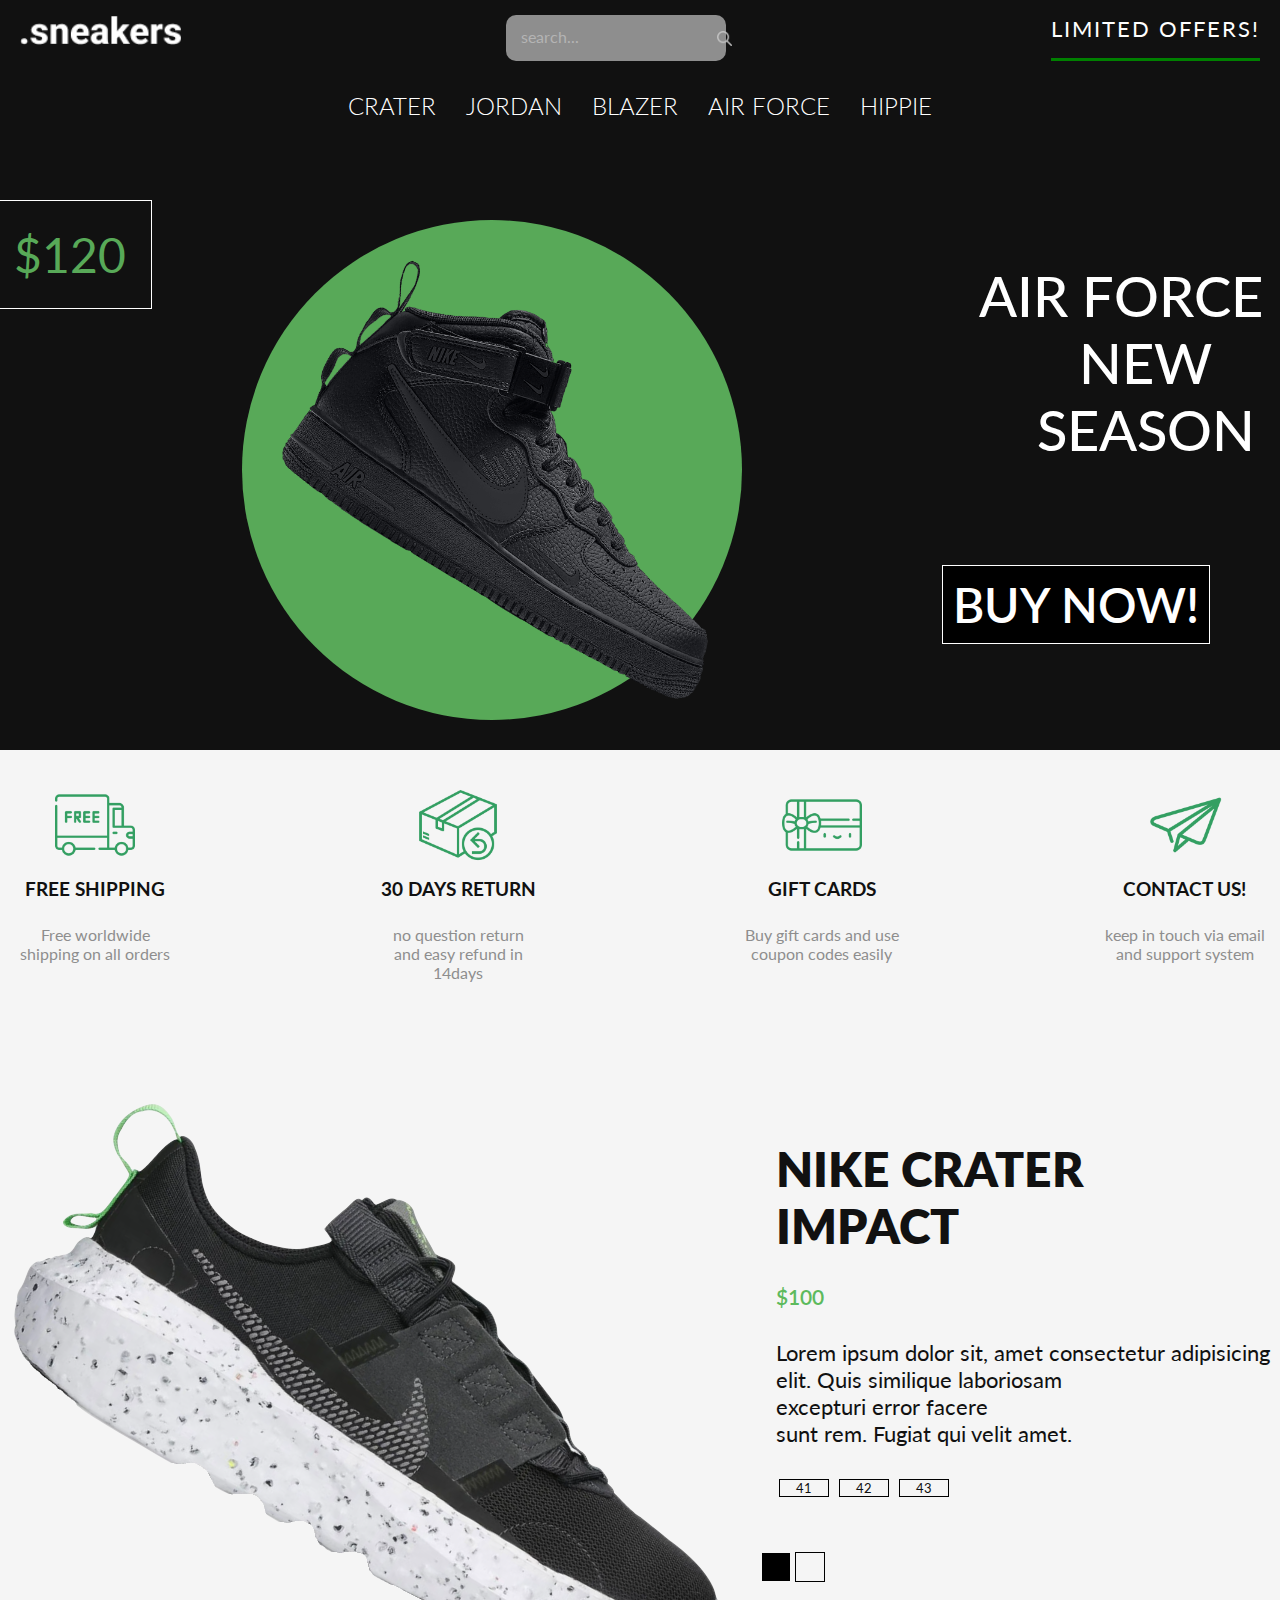
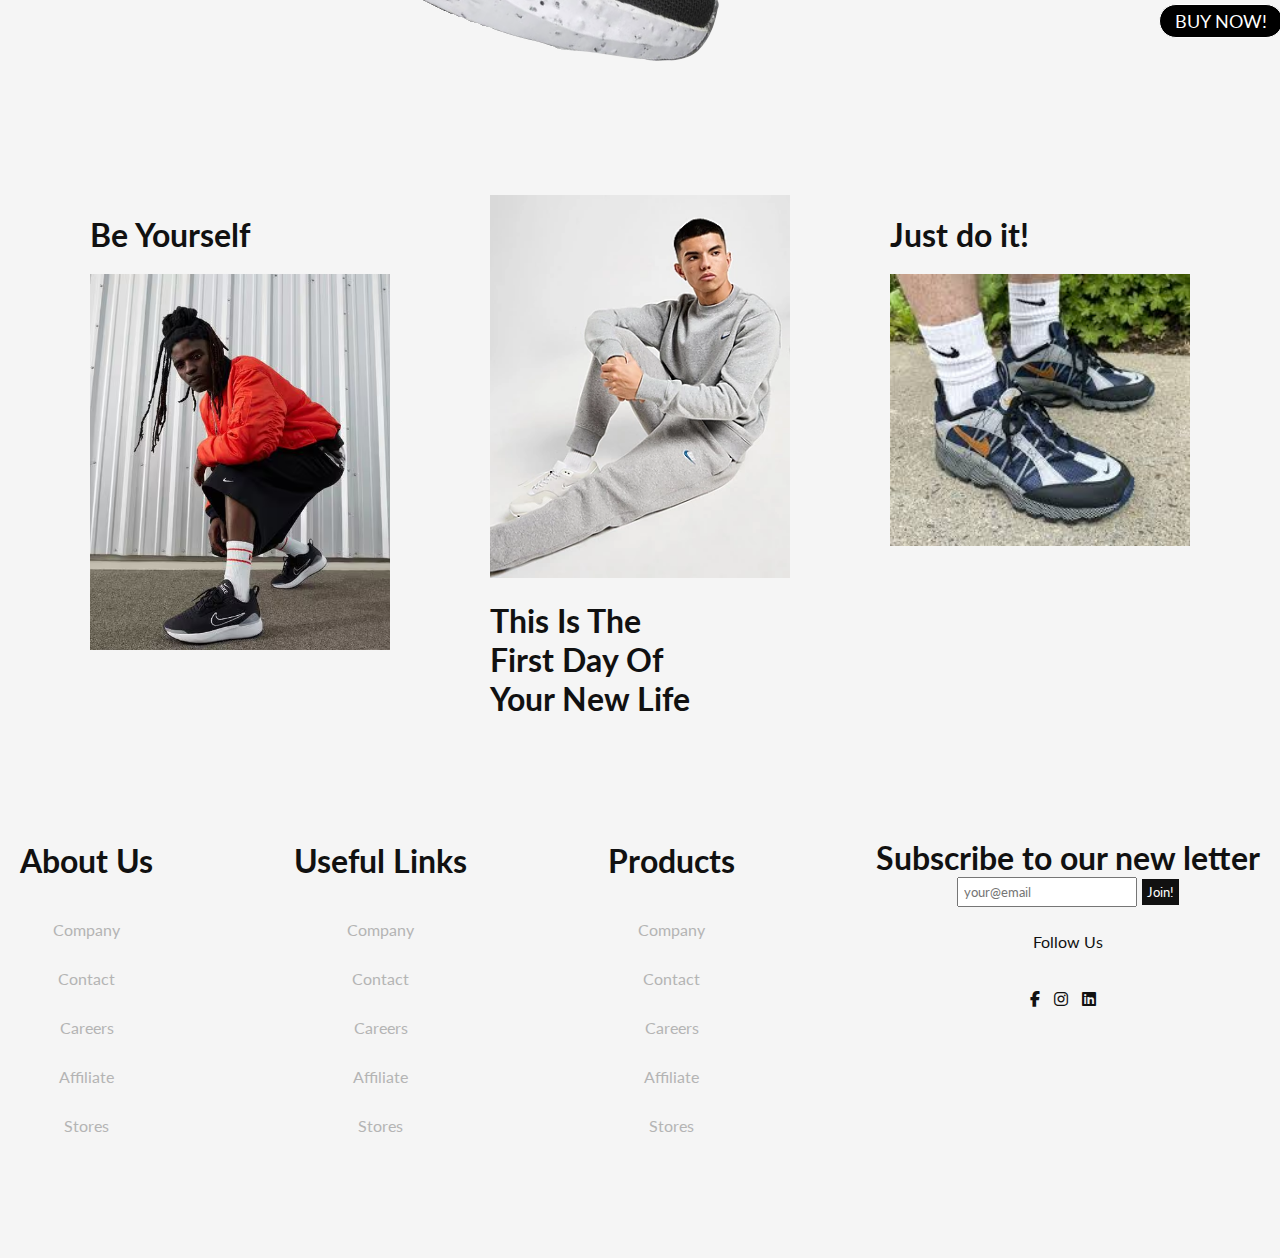
<file: index.html>
<!DOCTYPE html>
<html lang="en">
<head>
    <link rel="stylesheet" href="https://cdnjs.cloudflare.com/ajax/libs/font-awesome/6.7.1/css/all.min.css">
    <link rel="stylesheet" href="style.css">
    <meta charset="UTF-8">
    <meta name="viewport" content="width=device-width, initial-scale=1.0">
    <title>Document</title>
</head>
<body>
    
    <header>
        <div class="logo">
            <a href="#">
            <img src="img/sneakers.png" alt="">
            </a>   
        </div>
        <div class="search">
            <input name="search" placeholder="search..." type="text">
            <img src="img/search.png" alt="">
        </div>
        <div class="txt">
            limited offers!
        </div>
    </header>
    <section class="uhead">
        <a href="#shop" onclick="check('CRATER');"><div>CRATER</div></a>
        <a href="#shop" onclick="check('JORDAN');"><div>JORDAN</div></a>
        <a href="#shop" onclick="check('BLAZER');"><div>BLAZER</div></a>
        <a href="#shop" onclick="check('AIR FORCE');"><div>AIR FORCE</div></a>
        <a href="#shop" onclick="check('HIPPIE');"><div>HIPPIE</div></a>
    </section>
    <section class="airs">
        <div class="priceair">
            $120
        </div>
        <div class="air">
            <img src="img/air.png" alt="">
        </div>
        <div class="season">
            
               <pre class="up"> 
                AIR FORCE 
                       NEW
                    SEASON
                </pre>
                <button>BUY NOW!</button>
        </div>
    </section>
    <section class="container"> 
        <div class="imgs">
            <img src="img/shipping.png" >
            <h3>FREE SHIPPING</h3>
            <p>Free worldwide shipping on all orders</p>
        </div>
        <div class="imgs">
            <img src="img/return.png" >
            <h3>30 DAYS RETURN</h3>
            <p>no question return and easy refund in 14days</p>
        </div>
        <div class="imgs">
            <img src="img/gift.png" >
            <h3>GIFT CARDS</h3>
            <p>Buy gift cards and use coupon codes easily</p>
        </div>
        <div class="imgs">
            <img src="img/contact.png" >
            <h3>CONTACT US!</h3>
            <p>keep in touch via email and support system</p>
        </div>
    </section>
    <section id="shop" class="kotch">
        <div class="imge">
            <img src="img/crater.png" alt="">
        </div>
        <div class="content">
            <h1>NIKE CRATER IMPACT</h1>
            <p class="price">$100</p>
            <pre>Lorem ipsum dolor sit, amet consectetur adipisicing 
elit. Quis similique laboriosam 
excepturi error facere
sunt rem. Fugiat qui velit amet.</pre>
            <p>
                <button>41</button>
                <button>42</button>
                <button>43</button>
            </p>
            <button onclick="achangeimgb('crater');" class="bbtn"></button>
            <button onclick="achngeimgw('crater'); " class="wbtn"></button>

            <button class="buy">BUY NOW!</button>
        </div>
    </section>
    <section class="models">
        <div class="cont">
            <h1>Be Yourself</h1>
            <img src="img/model1.avif" alt="">
        </div>
        <div class="cont">
            <img src="img/model2.webp" alt="">
            <h1>This Is The First Day Of Your New Life</h1>
        </div>
        <div class="cont">
            <h1>Just do it!</h1>
            <img src="img/model3.jpeg" alt="">
        </div>
    </section>
    <script src="script.js"></script>
    <footer>
        <div class="contain">
            <h1 class="head">
                About Us
            </h1>
            <p class="col">Company</p>
            <p class="col">Contact</p>
            <p class="col">Careers</p>
            <p class="col">Affiliate</p>
            <p class="col">Stores</p>
        </div>
        <div class="contain">
            <h1 class="head">
                Useful Links
            </h1>
            <p class="col">Company</p>
            <p class="col">Contact</p>
            <p class="col">Careers</p>
            <p class="col">Affiliate</p>
            <p class="col">Stores</p>
        </div>
        <div class="contain">
            <h1 class="head">
                Products
            </h1>
            <p class="col">Company</p>
            <p class="col">Contact</p>
            <p class="col">Careers</p>
            <p class="col">Affiliate</p>
            <p class="col">Stores</p>
        </div>
        <div class="media">
            <h1>Subscribe to our new letter</h1>
            <input placeholder="your@email" type="text">
            <button>Join!</button>
           <p class="follow"> Follow Us </p>
           <p class="icons"><i class="fa-brands fa-facebook-f"></i> <i class="fa-brands fa-instagram"></i> <i class="fa-brands fa-linkedin"></i></p>
        </div>
    </footer>
</body>
</html>
</file>
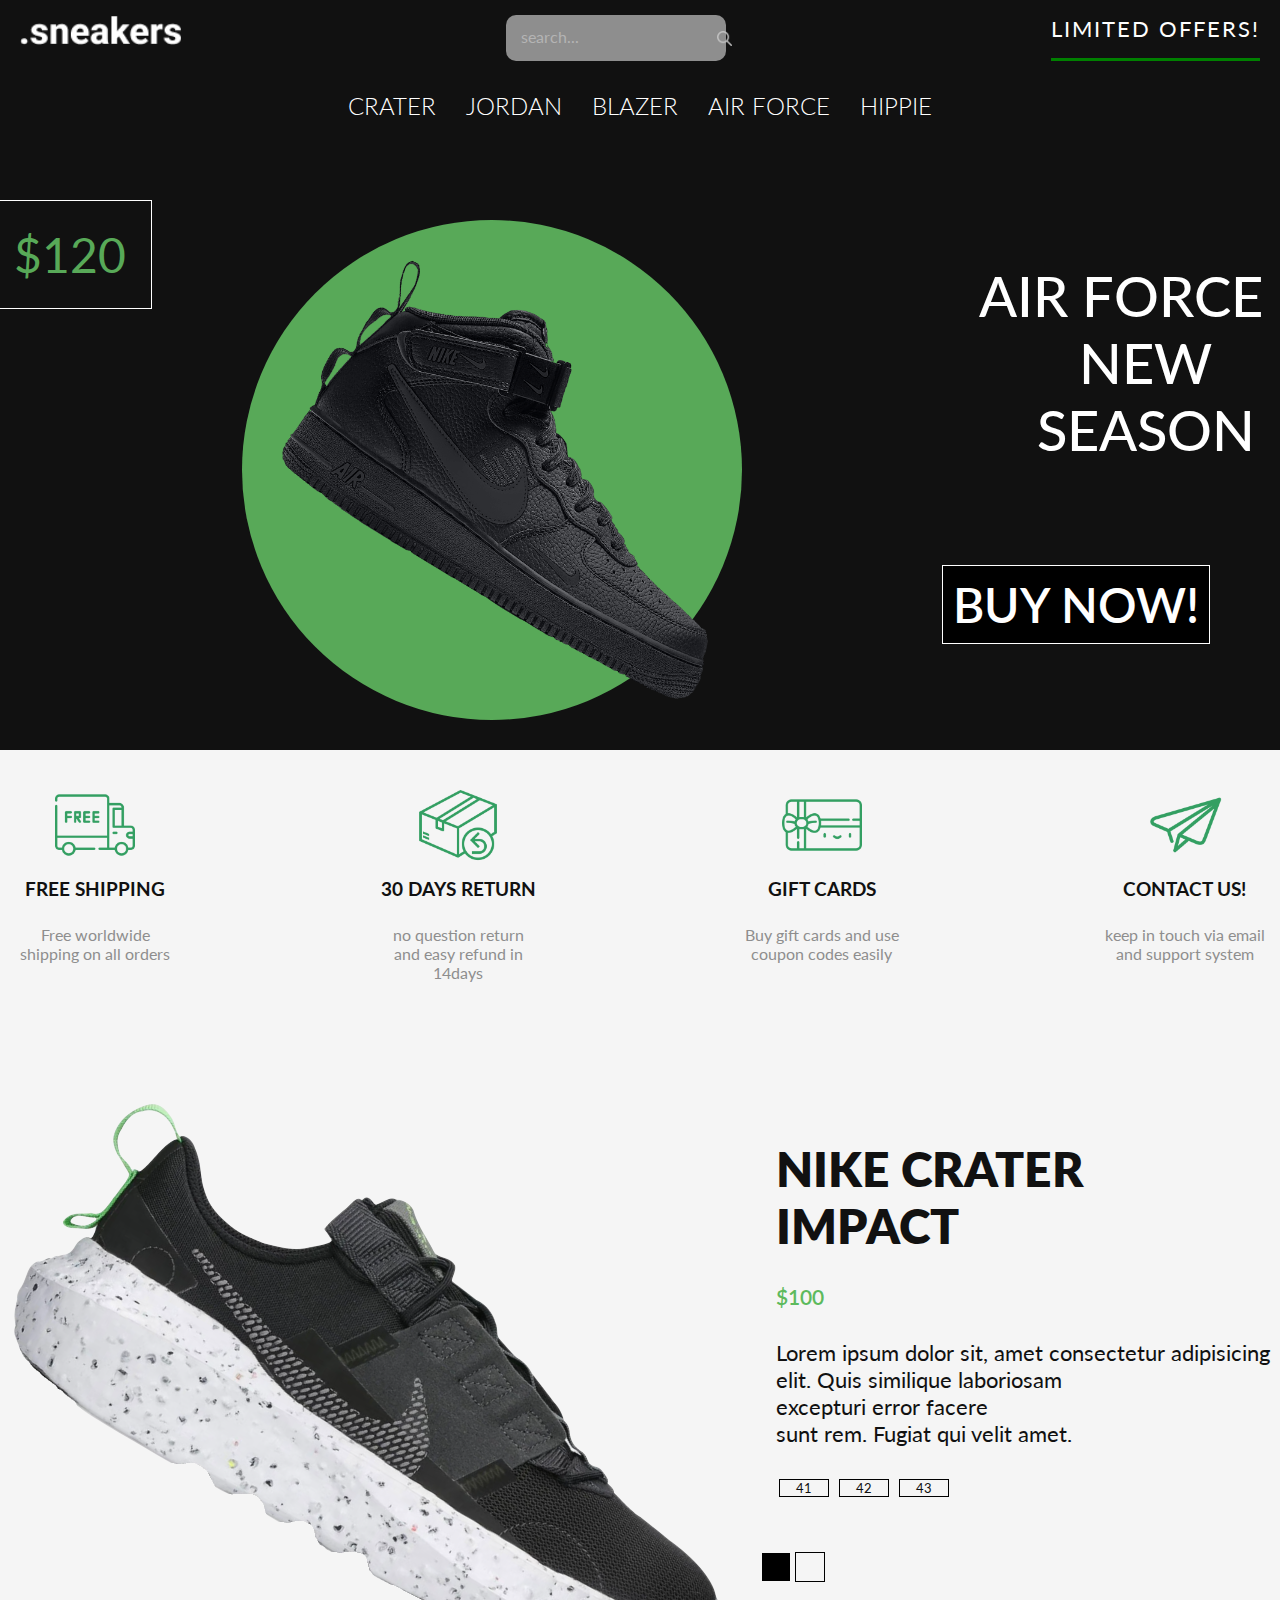
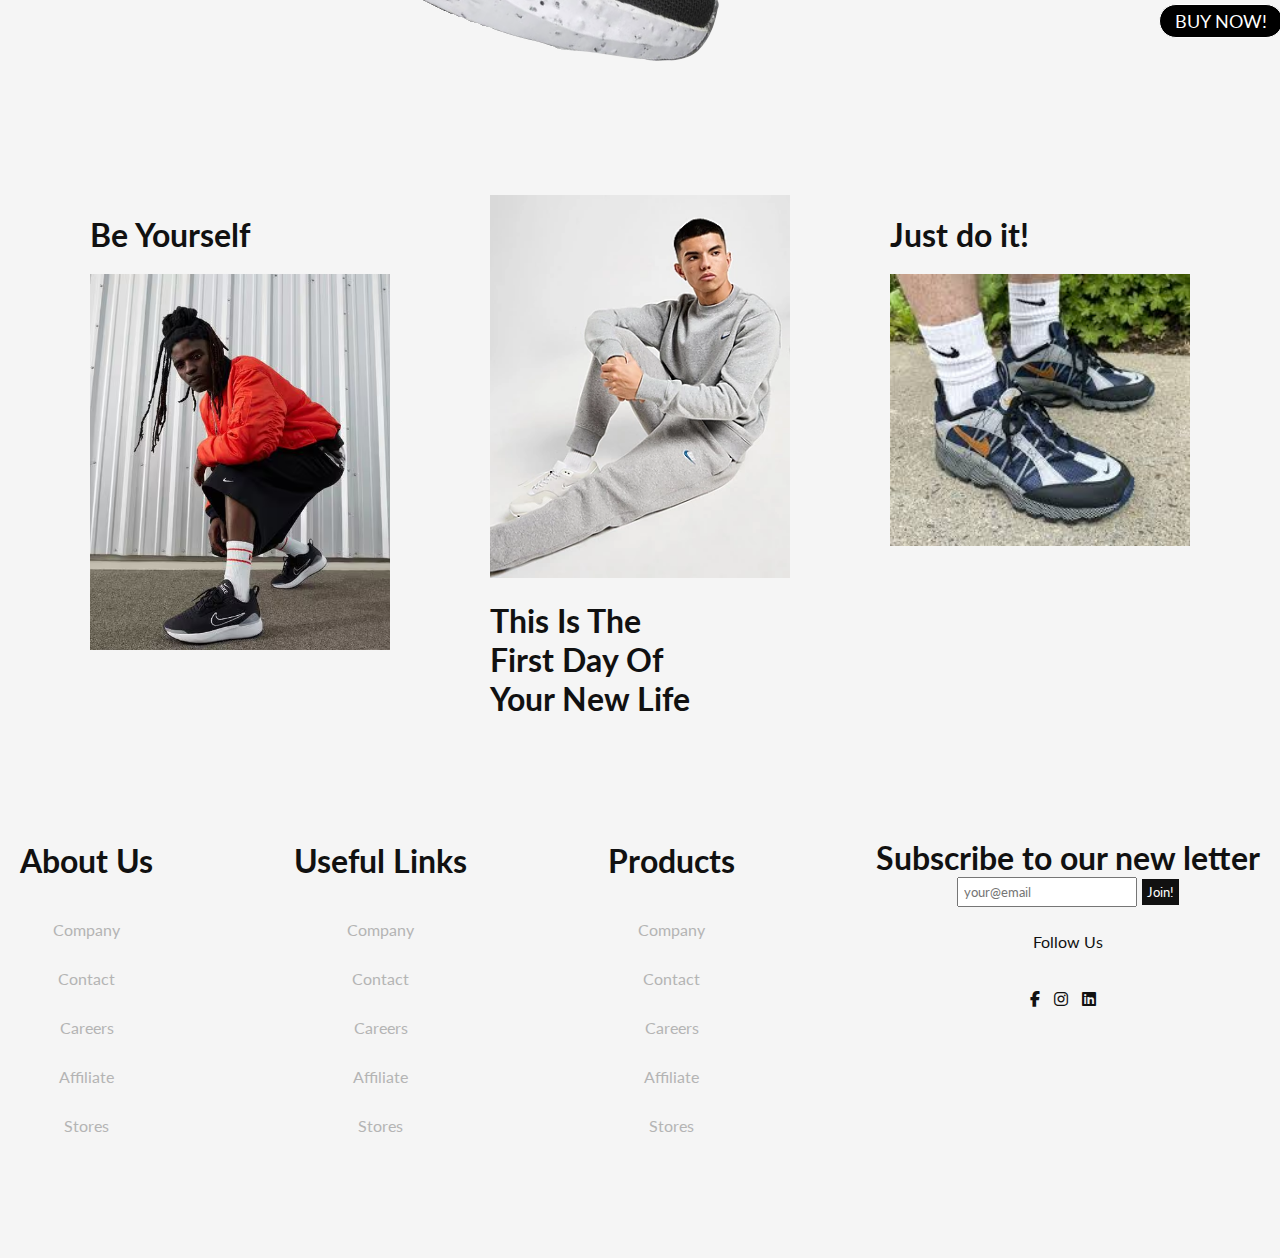
<file: inedx.html>
<!DOCTYPE html>
<html lang="en">
<head>
    <link rel="stylesheet" href="https://cdnjs.cloudflare.com/ajax/libs/font-awesome/6.7.1/css/all.min.css">
    <link rel="stylesheet" href="style.css">
    <meta charset="UTF-8">
    <meta name="viewport" content="width=device-width, initial-scale=1.0">
    <title>Document</title>
</head>
<body>
    
    <header>
        <div class="logo">
            <a href="#">
            <img src="img/sneakers.png" alt="">
            </a>   
        </div>
        <div class="search">
            <input name="search" placeholder="search..." type="text">
            <img src="img/search.png" alt="">
        </div>
        <div class="txt">
            limited offers!
        </div>
    </header>
    <section class="uhead">
        <a href="#shop" onclick="check('CRATER');"><div>CRATER</div></a>
        <a href="#shop" onclick="check('JORDAN');"><div>JORDAN</div></a>
        <a href="#shop" onclick="check('BLAZER');"><div>BLAZER</div></a>
        <a href="#shop" onclick="check('AIR FORCE');"><div>AIR FORCE</div></a>
        <a href="#shop" onclick="check('HIPPIE');"><div>HIPPIE</div></a>
    </section>
    <section class="airs">
        <div class="priceair">
            $120
        </div>
        <div class="air">
            <img src="img/air.png" alt="">
        </div>
        <div class="season">
            
               <pre class="up"> 
                AIR FORCE 
                       NEW
                    SEASON
                </pre>
                <button>BUY NOW!</button>
        </div>
    </section>
    <section class="container"> 
        <div class="imgs">
            <img src="img/shipping.png" >
            <h3>FREE SHIPPING</h3>
            <p>Free worldwide shipping on all orders</p>
        </div>
        <div class="imgs">
            <img src="img/return.png" >
            <h3>30 DAYS RETURN</h3>
            <p>no question return and easy refund in 14days</p>
        </div>
        <div class="imgs">
            <img src="img/gift.png" >
            <h3>GIFT CARDS</h3>
            <p>Buy gift cards and use coupon codes easily</p>
        </div>
        <div class="imgs">
            <img src="img/contact.png" >
            <h3>CONTACT US!</h3>
            <p>keep in touch via email and support system</p>
        </div>
    </section>
    <section id="shop" class="kotch">
        <div class="imge">
            <img src="img/crater.png" alt="">
        </div>
        <div class="content">
            <h1>NIKE CRATER IMPACT</h1>
            <p class="price">$100</p>
            <pre>Lorem ipsum dolor sit, amet consectetur adipisicing 
elit. Quis similique laboriosam 
excepturi error facere
sunt rem. Fugiat qui velit amet.</pre>
            <p>
                <button>41</button>
                <button>42</button>
                <button>43</button>
            </p>
            <button onclick="achangeimgb('crater');" class="bbtn"></button>
            <button onclick="achngeimgw('crater'); " class="wbtn"></button>

            <button class="buy">BUY NOW!</button>
        </div>
    </section>
    <section class="models">
        <div class="cont">
            <h1>Be Yourself</h1>
            <img src="img/model1.avif" alt="">
        </div>
        <div class="cont">
            <img src="img/model2.webp" alt="">
            <h1>This Is The First Day Of Your New Life</h1>
        </div>
        <div class="cont">
            <h1>Just do it!</h1>
            <img src="img/model3.jpeg" alt="">
        </div>
    </section>
    <script src="script.js"></script>
    <footer>
        <div class="contain">
            <h1 class="head">
                About Us
            </h1>
            <p class="col">Company</p>
            <p class="col">Contact</p>
            <p class="col">Careers</p>
            <p class="col">Affiliate</p>
            <p class="col">Stores</p>
        </div>
        <div class="contain">
            <h1 class="head">
                Useful Links
            </h1>
            <p class="col">Company</p>
            <p class="col">Contact</p>
            <p class="col">Careers</p>
            <p class="col">Affiliate</p>
            <p class="col">Stores</p>
        </div>
        <div class="contain">
            <h1 class="head">
                Products
            </h1>
            <p class="col">Company</p>
            <p class="col">Contact</p>
            <p class="col">Careers</p>
            <p class="col">Affiliate</p>
            <p class="col">Stores</p>
        </div>
        <div class="media">
            <h1>Subscribe to our new letter</h1>
            <input placeholder="your@email" type="text">
            <button>Join!</button>
           <p class="follow"> Follow Us </p>
           <p class="icons"><i class="fa-brands fa-facebook-f"></i> <i class="fa-brands fa-instagram"></i> <i class="fa-brands fa-linkedin"></i></p>
        </div>
    </footer>
</body>
</html>
</file>
<file: style.css>
@import url('https://fonts.googleapis.com/css2?family=Funnel+Display:wght@300..800&family=Lato:ital,wght@0,100;0,300;0,400;0,700;0,900;1,100;1,300;1,400;1,700;1,900&family=Poppins:ital,wght@0,100;0,200;0,300;0,400;0,500;0,600;0,700;0,800;0,900;1,100;1,200;1,300;1,400;1,500;1,600;1,700;1,800;1,900&family=Roboto+Condensed:ital,wght@0,100..900;1,100..900&family=Roboto:ital,wght@0,100;0,300;0,400;0,500;0,700;0,900;1,100;1,300;1,400;1,500;1,700;1,900&family=Sour+Gummy:ital,wght@0,100..900;1,100..900&display=swap');
*{
    padding: 0;
    margin: 0;
    box-sizing: border-box;
    font-family:  "Lato", serif;
    color: white;
    scroll-behavior: smooth;
}
body{
    background-color: #111;
}
.logo a img{
    height: 30px;
    cursor: pointer;
    
}
.logo img:hover{
    scale: 1.01;
}
.search img{
    width: 25px;
    padding: 5px;
    background-color:transparent;
    margin-left: 20px;
    size: 1.02rem;
}
.search{
    display: flex;
    align-items: center;
    border-radius: 10px;
    background-color:#8e8e8e;
    padding: 10px ;
    width: 220px;
}
.search input{
    background-color: transparent;
    border: none;
    outline: none;
    padding: 5px;
}
.search input::placeholder{
    color: #b4b4b4;
    opacity: 1;
    font-size: 1.02rem;
}
header .txt{
    font-size: 1.4rem;
    letter-spacing: 2px;
    border-bottom: 3px solid green;
    padding-bottom: -10px;
    text-transform: uppercase;
    transition: 0.5s;
    cursor: pointer;
}
header .txt:hover{
    border-bottom: none;
    border-bottom: 1px solid green;
    scale: 1.1;
}
header{
    background-color: #111;
    display: flex;
    justify-content: space-between;
    margin-top: 15px;
    padding-inline: 20px;
}
.uhead{
    margin-top: 30px;
    display: flex;
    justify-content: center;
    gap: 30px;
    font-size: 1.5rem;
    font-weight: 300;
}
.uhead a{
    text-decoration: none;
}
.uhead a div:hover{
    color:rgb(88, 169, 88);
}
.airs{
    margin-top: 50px;
    display: flex;
    justify-content: center;
    background-color: #111;
    margin-bottom: 30px;
}
.airs .air{
    margin-top: 50px;
    background-color: rgb(88, 169, 88);
    width: 500px;
    height: 500px;
    border-radius: 100%;
    transition: 0.2s;
    cursor: pointer;
}
.airs .air:hover{
    scale: 1.02;
}
.airs .air img{
    height: 550px;
    width: auto;
    background-color: transparent ;
    padding: 40px;
}
.airs .priceair{
    height: 50%;
    border: 1pt solid white;
    margin-right: 90px;
    font-size: 3rem;
    padding: 25px;
    color:rgb(88, 169, 88);
    cursor: pointer;
    margin-top: 30px;
    transition: 0.1s;
}
.airs .priceair:hover{
scale: 1.01;
}
.airs .season{
font-size: 3.5rem;
font-weight: 500;
transition: 0.2s;
cursor: pointer;
}
.airs .season:hover{
    scale: 1.01;
}
.airs  .season .up{
    color: white;
}
.airs .season button{
    background-color: black;
    outline: none;
    border: none;
    font-size: 3rem;
    margin-left: 200px;
    margin-top: 30px;
    font-weight: 600;
    border: 1px solid white ;
    cursor: pointer;
    padding: 10px;
    transition: 0.2s;
}
.airs .season button:hover{
    scale: 1.03;
}
.container{
    background-color: whitesmoke;
    display: flex;
    justify-content: space-between;
    align-items: center;
    padding-bottom: 30px;
}
.container .imgs{
    height: 200px;
    margin: 30px 0px 0px 0px;
    text-align: center;
    width: 190px;
    cursor: pointer;
    transition: 0.2s;
}
.container .imgs:hover{
    scale: 1.01;
}
.container .imgs img{
    width: 80px;
    margin-top: 5px;
}
.container .imgs h3{
    color: #111;
    margin-top: 10px;
}
.container .imgs p{
    color: #8e8e8e;
    margin-top: 20px
}
.container .imgs p span{
    display: block;
    color: #8e8e8e;
    margin-top: 20px
}
.kotch{
    display: flex;
    background-color:whitesmoke;
}
.kotch .content h1{
font-size: 3rem;
font-weight: 800;    
}
.kotch .content .price{
    font-weight: 600;
    font-size: 1.3rem;
    margin-block: 20px;
    color: rgb(93, 186, 93) ;
}
.kotch .content pre{
    font-weight: 400;
    font-size: 1.4rem;
}
.kotch .content h1,p,pre{
    color: #111;
    background-color: transparent;
    outline: none;
    padding: 5px 15px;
    cursor: pointer;
    margin-top: 20px;
}
.kotch .content p button{
    margin-inline: 3px;
    color: #111;
    width: 50px;
    background-color: transparent;
    border: 1px solid black;
}
.kotch .content p button:hover{
    background-color: rgb(93, 186, 93);
}
.kotch .content .buy{
    color: white;
    background-color: black;
    outline: none;
    border: 1px white solid;
    padding: 5px 15px;
    cursor: pointer;
    margin-top: 20px;
    margin-left: 75%;
    border-radius: 20px;
    font-size: large;
}
.kotch .content .buy:hover{
    background-color: rgb(49, 49, 49);
}
.kotch .content{
    height: 50%;
    margin-top: 90px;
    padding: 15px;
}
.content .bbtn{
    margin-top: 50px;
    height: 30px;
    width: 30px;
    background-color: black;
    border: 1px solid whitesmoke;
    cursor: pointer;
}
.content .wbtn{
    margin-top: 50px;
    height: 30px;
    width: 30px;
    background-color: whitesmoke;
    border: 1px solid black;
    cursor: pointer;
}
.models{
    background-color: whitesmoke;
    display: flex;
    justify-content: space-between;
    padding-inline: 90px
}
.models .cont img{
    width: 300px;
    cursor: pointer;
}
.models .cont{
    transition: 0.3s;
}
.models .cont:hover{
    scale: 1.02;
}
.models .cont h1{
    margin-block: 20px;
    color:#111;
    width: 200px;

}
footer{
    padding-block: 100px;
    background-color: whitesmoke;
    display: flex;
    justify-content: space-between;
    align-items: center;
    padding-inline: 20px;
    text-align: center;
}
footer .head{
color: #111;
padding-bottom: 15px;
}
footer .col{
    color: #b4b4b4;
    margin-bottom: 15px;
    cursor: pointer;
}
footer .col:hover{
    color: #8e8e8e;
}
.media h1{
color: #111;
}
.media button{
    background-color: #111;
    outline: none;
    border: 1px solid whitesmoke;
    padding: 5px;
}
.media input{
    padding: 5px;
    outline: none;
}
.media .follow{
    color: #111;
    margin-top: 20px;
}
.media{
    margin-bottom: 145px;
}
.media .icons i{
    color: #111;
    padding-right: 10px;
    margin-top: 10px;
    cursor: pointer;
}
</file>
